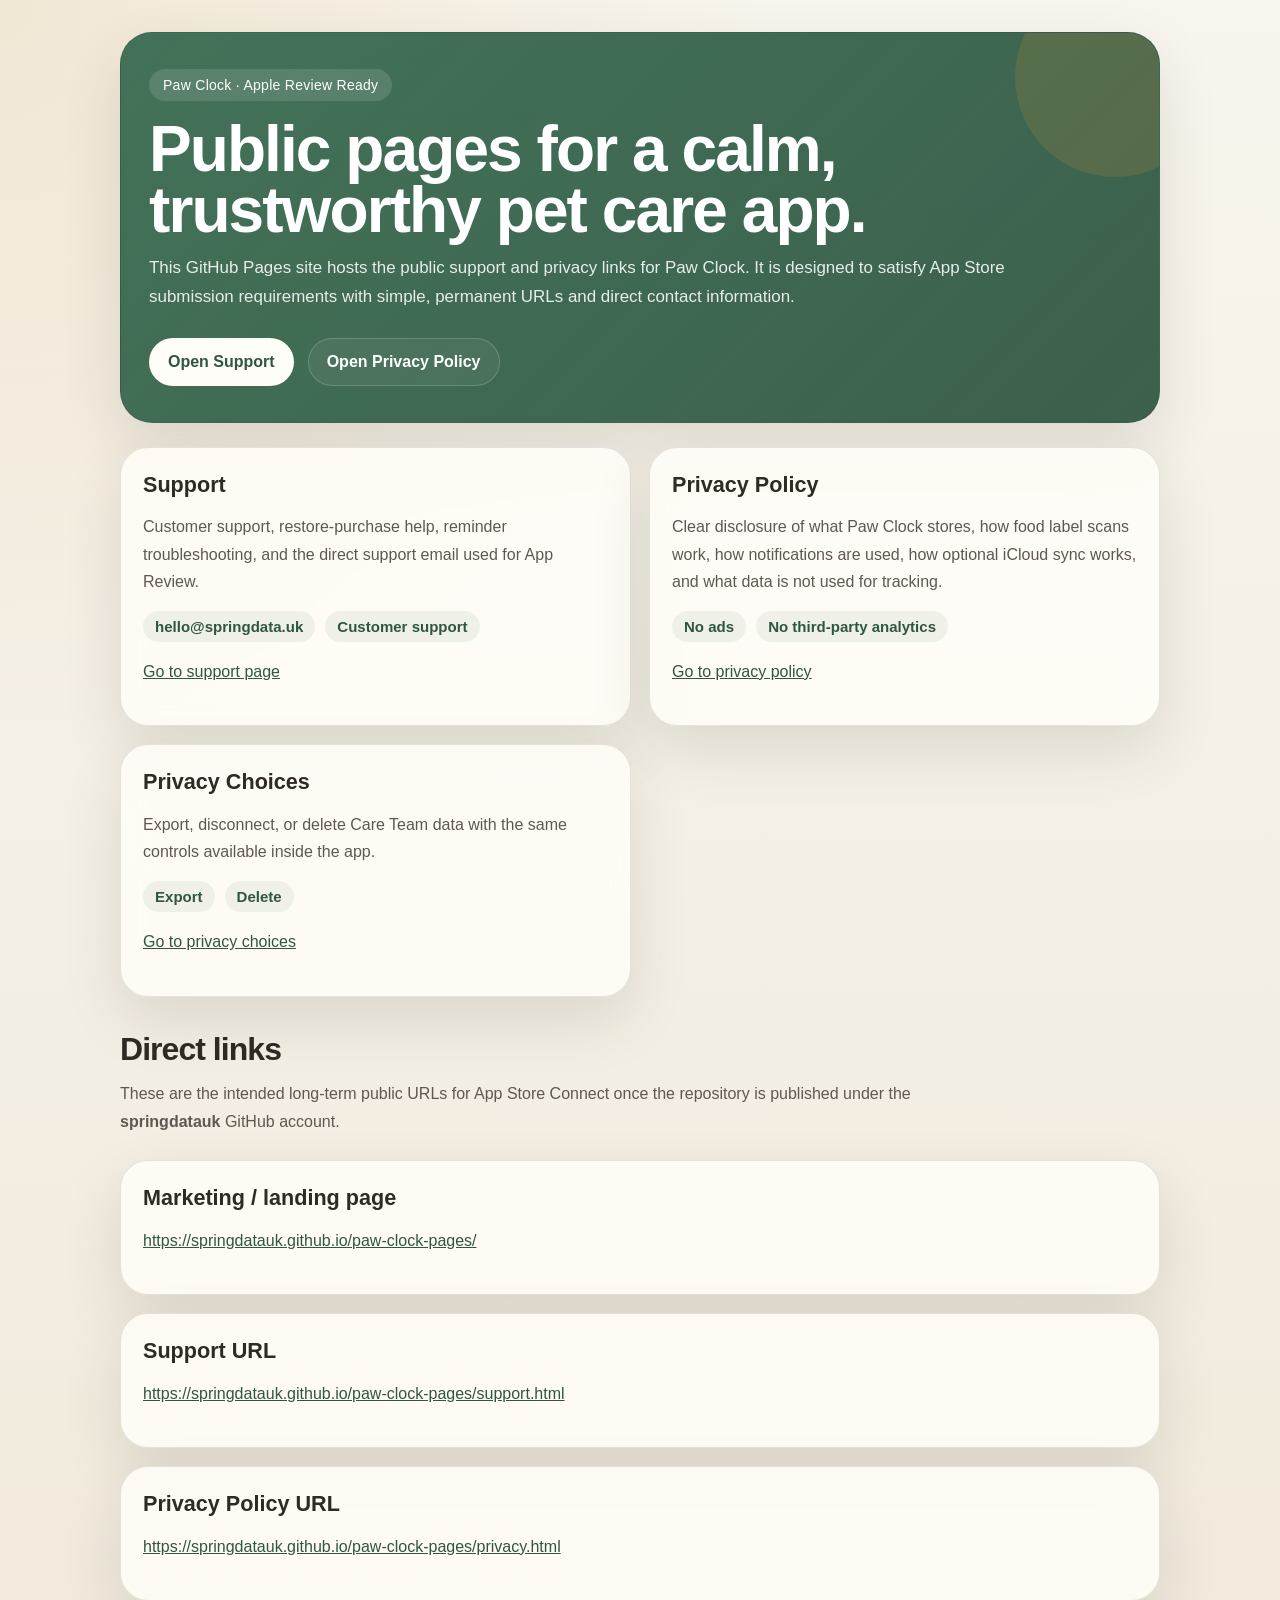
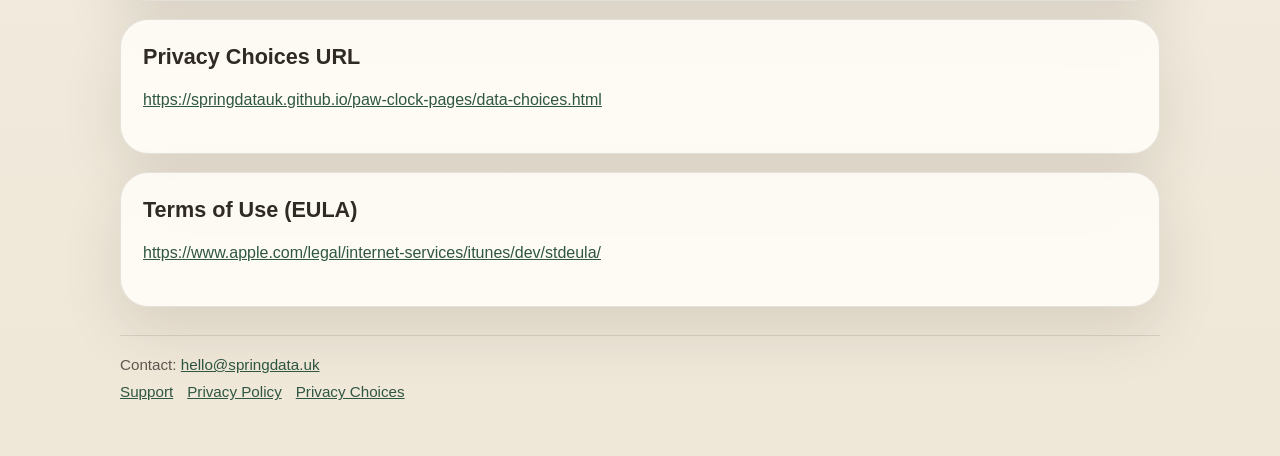
<file: index.html>
<!doctype html>
<html lang="en">
<head>
  <meta charset="utf-8">
  <meta name="viewport" content="width=device-width, initial-scale=1">
  <title>Paw Clock Public Pages</title>
  <meta name="description" content="Public support and privacy pages for Paw Clock.">
  <link rel="stylesheet" href="styles.css">
</head>
<body>
  <main class="shell">
    <section class="hero">
      <div class="hero-kicker">Paw Clock · Apple Review Ready</div>
      <h1>Public pages for a calm, trustworthy pet care app.</h1>
      <p>
        This GitHub Pages site hosts the public support and privacy links for Paw Clock.
        It is designed to satisfy App Store submission requirements with simple, permanent URLs
        and direct contact information.
      </p>
      <div class="hero-links">
        <a class="button button-primary" href="support.html">Open Support</a>
        <a class="button button-secondary" href="privacy.html">Open Privacy Policy</a>
      </div>
    </section>

    <section class="grid two-up">
      <article class="card">
        <h2>Support</h2>
        <p>
          Customer support, restore-purchase help, reminder troubleshooting, and the direct support
          email used for App Review.
        </p>
        <div class="meta">
          <span class="pill">hello@springdata.uk</span>
          <span class="pill">Customer support</span>
        </div>
        <p><a href="support.html">Go to support page</a></p>
      </article>

      <article class="card">
        <h2>Privacy Policy</h2>
        <p>
          Clear disclosure of what Paw Clock stores, how food label scans work, how notifications are
          used, how optional iCloud sync works, and what data is not used for tracking.
        </p>
        <div class="meta">
          <span class="pill">No ads</span>
          <span class="pill">No third-party analytics</span>
        </div>
        <p><a href="privacy.html">Go to privacy policy</a></p>
      </article>

      <article class="card">
        <h2>Privacy Choices</h2>
        <p>
          Export, disconnect, or delete Care Team data with the same controls available inside the
          app.
        </p>
        <div class="meta">
          <span class="pill">Export</span>
          <span class="pill">Delete</span>
        </div>
        <p><a href="data-choices.html">Go to privacy choices</a></p>
      </article>
    </section>

    <h2 class="section-title">Direct links</h2>
    <p class="section-copy">
      These are the intended long-term public URLs for App Store Connect once the repository is
      published under the <strong>springdatauk</strong> GitHub account.
    </p>
    <section class="grid">
      <article class="card">
        <h3>Marketing / landing page</h3>
        <p><a href="https://springdatauk.github.io/paw-clock-pages/">https://springdatauk.github.io/paw-clock-pages/</a></p>
      </article>
      <article class="card">
        <h3>Support URL</h3>
        <p><a href="https://springdatauk.github.io/paw-clock-pages/support.html">https://springdatauk.github.io/paw-clock-pages/support.html</a></p>
      </article>
      <article class="card">
        <h3>Privacy Policy URL</h3>
        <p><a href="https://springdatauk.github.io/paw-clock-pages/privacy.html">https://springdatauk.github.io/paw-clock-pages/privacy.html</a></p>
      </article>
      <article class="card">
        <h3>Privacy Choices URL</h3>
        <p><a href="https://springdatauk.github.io/paw-clock-pages/data-choices.html">https://springdatauk.github.io/paw-clock-pages/data-choices.html</a></p>
      </article>
      <article class="card">
        <h3>Terms of Use (EULA)</h3>
        <p><a href="https://www.apple.com/legal/internet-services/itunes/dev/stdeula/">https://www.apple.com/legal/internet-services/itunes/dev/stdeula/</a></p>
      </article>
    </section>

    <footer class="footer">
      <div>Contact: <a href="mailto:hello@springdata.uk">hello@springdata.uk</a></div>
      <div class="footer-links">
        <a href="support.html">Support</a>
        <a href="privacy.html">Privacy Policy</a>
        <a href="data-choices.html">Privacy Choices</a>
      </div>
    </footer>
  </main>
</body>
</html>
</file>
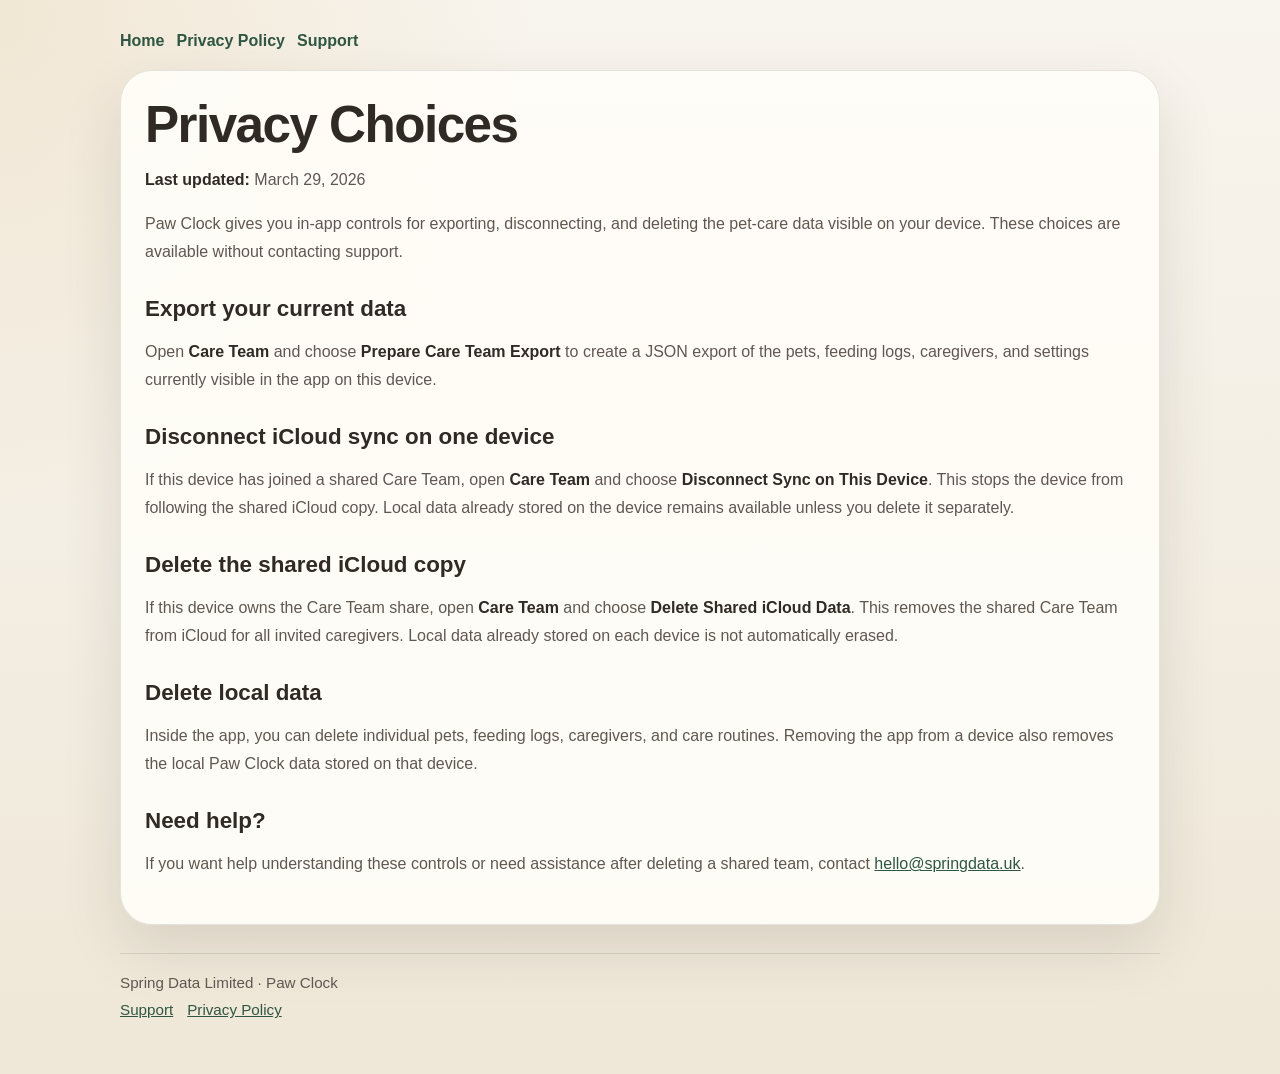
<file: data-choices.html>
<!doctype html>
<html lang="en">
<head>
  <meta charset="utf-8">
  <meta name="viewport" content="width=device-width, initial-scale=1">
  <title>Paw Clock Privacy Choices</title>
  <meta name="description" content="Privacy choices and data controls for Paw Clock.">
  <link rel="stylesheet" href="styles.css">
</head>
<body>
  <main class="shell">
    <nav class="page-nav">
      <a href="index.html">Home</a>
      <a href="privacy.html">Privacy Policy</a>
      <a href="support.html">Support</a>
    </nav>

    <article class="article">
      <h1>Privacy Choices</h1>
      <p><strong>Last updated:</strong> March 29, 2026</p>
      <p>
        Paw Clock gives you in-app controls for exporting, disconnecting, and deleting the pet-care
        data visible on your device. These choices are available without contacting support.
      </p>

      <h2>Export your current data</h2>
      <p>
        Open <strong>Care Team</strong> and choose <strong>Prepare Care Team Export</strong> to create
        a JSON export of the pets, feeding logs, caregivers, and settings currently visible in the
        app on this device.
      </p>

      <h2>Disconnect iCloud sync on one device</h2>
      <p>
        If this device has joined a shared Care Team, open <strong>Care Team</strong> and choose
        <strong>Disconnect Sync on This Device</strong>. This stops the device from following the
        shared iCloud copy. Local data already stored on the device remains available unless you
        delete it separately.
      </p>

      <h2>Delete the shared iCloud copy</h2>
      <p>
        If this device owns the Care Team share, open <strong>Care Team</strong> and choose
        <strong>Delete Shared iCloud Data</strong>. This removes the shared Care Team from iCloud for
        all invited caregivers. Local data already stored on each device is not automatically erased.
      </p>

      <h2>Delete local data</h2>
      <p>
        Inside the app, you can delete individual pets, feeding logs, caregivers, and care routines.
        Removing the app from a device also removes the local Paw Clock data stored on that device.
      </p>

      <h2>Need help?</h2>
      <p>
        If you want help understanding these controls or need assistance after deleting a shared
        team, contact <a href="mailto:hello@springdata.uk">hello@springdata.uk</a>.
      </p>
    </article>

    <footer class="footer">
      <div>Spring Data Limited · Paw Clock</div>
      <div class="footer-links">
        <a href="support.html">Support</a>
        <a href="privacy.html">Privacy Policy</a>
      </div>
    </footer>
  </main>
</body>
</html>
</file>
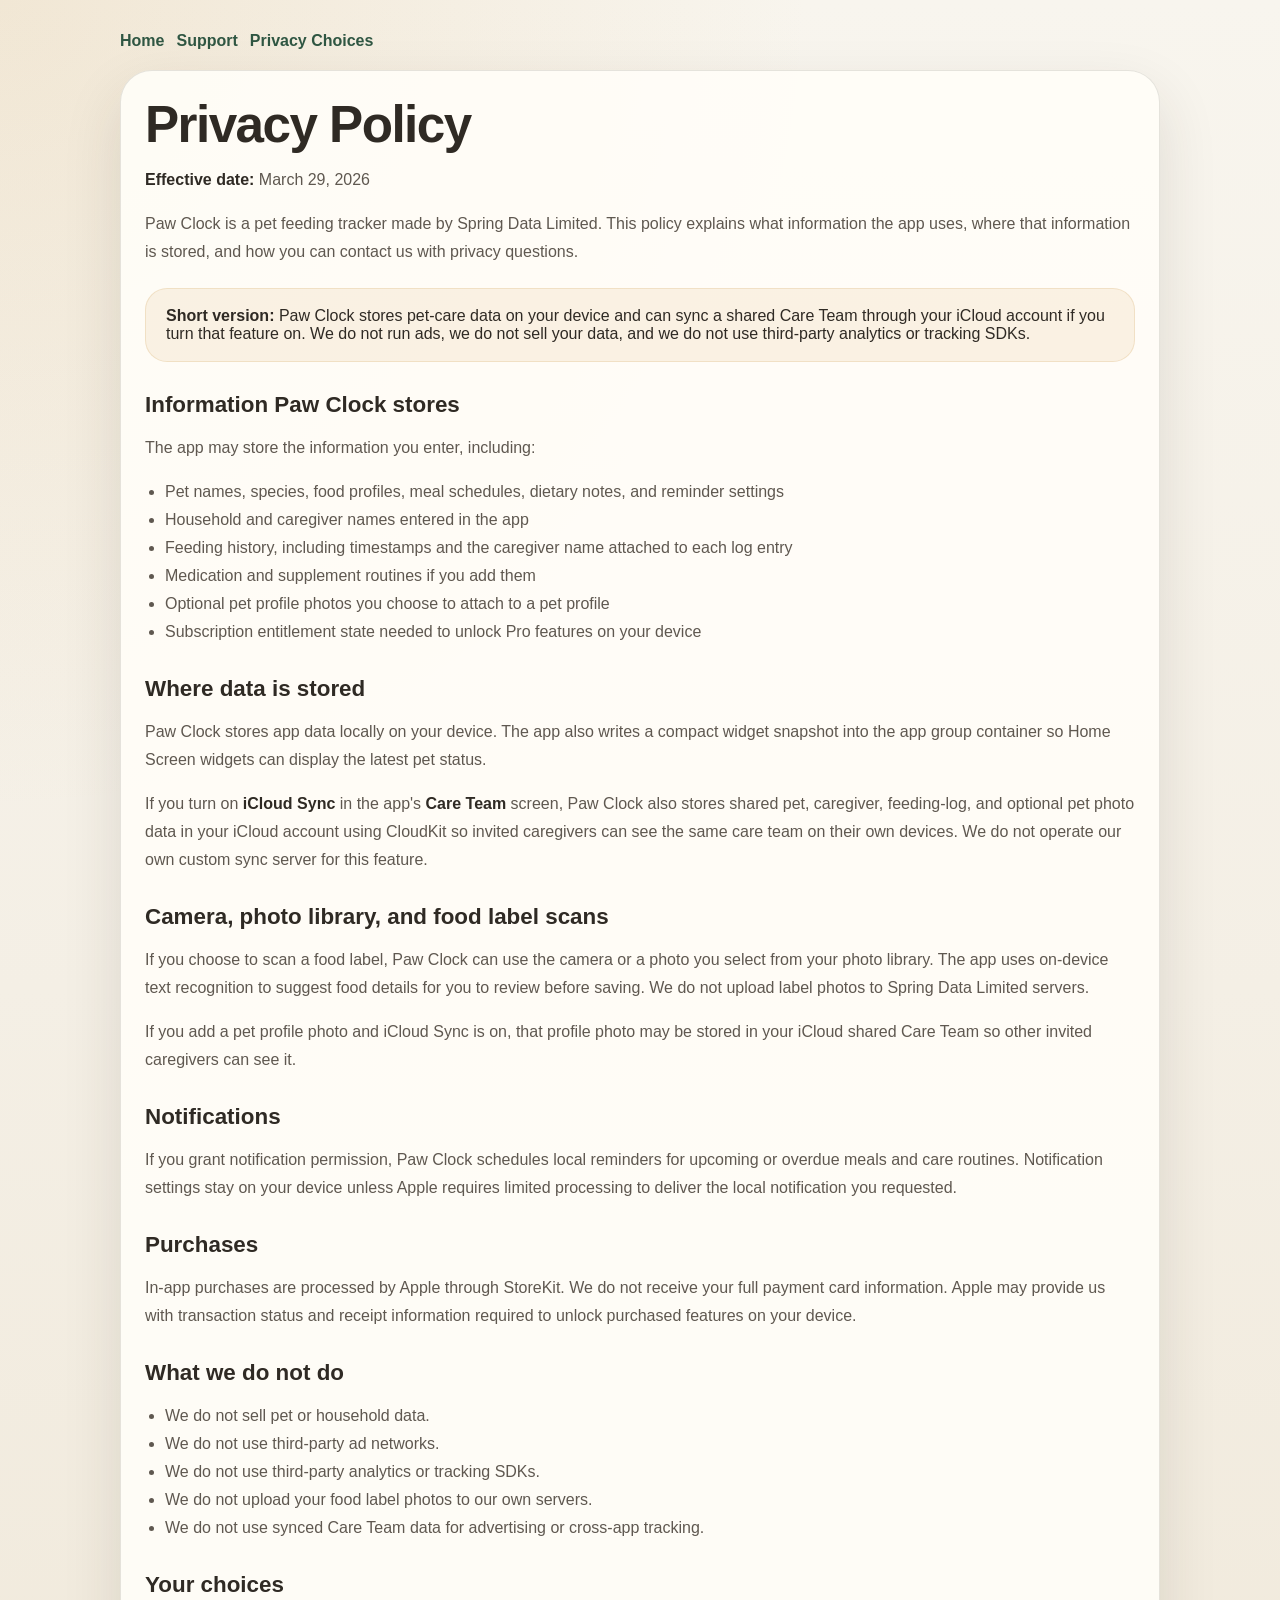
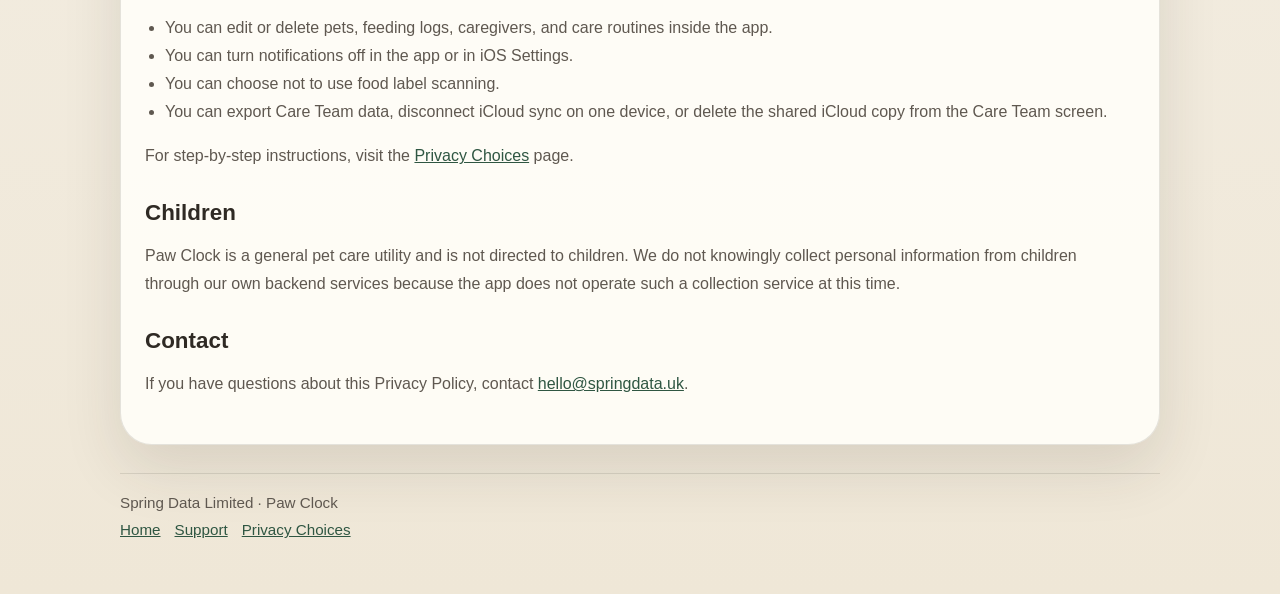
<file: privacy.html>
<!doctype html>
<html lang="en">
<head>
  <meta charset="utf-8">
  <meta name="viewport" content="width=device-width, initial-scale=1">
  <title>Paw Clock Privacy Policy</title>
  <meta name="description" content="Privacy Policy for Paw Clock.">
  <link rel="stylesheet" href="styles.css">
</head>
<body>
  <main class="shell">
    <nav class="page-nav">
      <a href="index.html">Home</a>
      <a href="support.html">Support</a>
      <a href="data-choices.html">Privacy Choices</a>
    </nav>

    <article class="article">
      <h1>Privacy Policy</h1>
      <p><strong>Effective date:</strong> March 29, 2026</p>
      <p>
        Paw Clock is a pet feeding tracker made by Spring Data Limited. This policy explains what
        information the app uses, where that information is stored, and how you can contact us with
        privacy questions.
      </p>

      <div class="legal">
        <strong>Short version:</strong> Paw Clock stores pet-care data on your device and can sync a
        shared Care Team through your iCloud account if you turn that feature on. We do not run ads,
        we do not sell your data, and we do not use third-party analytics or tracking SDKs.
      </div>

      <h2>Information Paw Clock stores</h2>
      <p>The app may store the information you enter, including:</p>
      <ul>
        <li>Pet names, species, food profiles, meal schedules, dietary notes, and reminder settings</li>
        <li>Household and caregiver names entered in the app</li>
        <li>Feeding history, including timestamps and the caregiver name attached to each log entry</li>
        <li>Medication and supplement routines if you add them</li>
        <li>Optional pet profile photos you choose to attach to a pet profile</li>
        <li>Subscription entitlement state needed to unlock Pro features on your device</li>
      </ul>

      <h2>Where data is stored</h2>
      <p>
        Paw Clock stores app data locally on your device. The app also writes a compact widget
        snapshot into the app group container so Home Screen widgets can display the latest pet
        status.
      </p>
      <p>
        If you turn on <strong>iCloud Sync</strong> in the app's <strong>Care Team</strong> screen,
        Paw Clock also stores shared pet, caregiver, feeding-log, and optional pet photo data in
        your iCloud account using CloudKit so invited caregivers can see the same care team on their
        own devices. We do not operate our own custom sync server for this feature.
      </p>

      <h2>Camera, photo library, and food label scans</h2>
      <p>
        If you choose to scan a food label, Paw Clock can use the camera or a photo you select from
        your photo library. The app uses on-device text recognition to suggest food details for you
        to review before saving. We do not upload label photos to Spring Data Limited servers.
      </p>
      <p>
        If you add a pet profile photo and iCloud Sync is on, that profile photo may be stored in
        your iCloud shared Care Team so other invited caregivers can see it.
      </p>

      <h2>Notifications</h2>
      <p>
        If you grant notification permission, Paw Clock schedules local reminders for upcoming or
        overdue meals and care routines. Notification settings stay on your device unless Apple
        requires limited processing to deliver the local notification you requested.
      </p>

      <h2>Purchases</h2>
      <p>
        In-app purchases are processed by Apple through StoreKit. We do not receive your full payment
        card information. Apple may provide us with transaction status and receipt information required
        to unlock purchased features on your device.
      </p>

      <h2>What we do not do</h2>
      <ul>
        <li>We do not sell pet or household data.</li>
        <li>We do not use third-party ad networks.</li>
        <li>We do not use third-party analytics or tracking SDKs.</li>
        <li>We do not upload your food label photos to our own servers.</li>
        <li>We do not use synced Care Team data for advertising or cross-app tracking.</li>
      </ul>

      <h2>Your choices</h2>
      <ul>
        <li>You can edit or delete pets, feeding logs, caregivers, and care routines inside the app.</li>
        <li>You can turn notifications off in the app or in iOS Settings.</li>
        <li>You can choose not to use food label scanning.</li>
        <li>You can export Care Team data, disconnect iCloud sync on one device, or delete the shared iCloud copy from the Care Team screen.</li>
      </ul>

      <p>
        For step-by-step instructions, visit the
        <a href="data-choices.html">Privacy Choices</a> page.
      </p>

      <h2>Children</h2>
      <p>
        Paw Clock is a general pet care utility and is not directed to children. We do not knowingly
        collect personal information from children through our own backend services because the app
        does not operate such a collection service at this time.
      </p>

      <h2>Contact</h2>
      <p>
        If you have questions about this Privacy Policy, contact
        <a href="mailto:hello@springdata.uk">hello@springdata.uk</a>.
      </p>
    </article>

    <footer class="footer">
      <div>Spring Data Limited · Paw Clock</div>
      <div class="footer-links">
        <a href="index.html">Home</a>
        <a href="support.html">Support</a>
        <a href="data-choices.html">Privacy Choices</a>
      </div>
    </footer>
  </main>
</body>
</html>
</file>
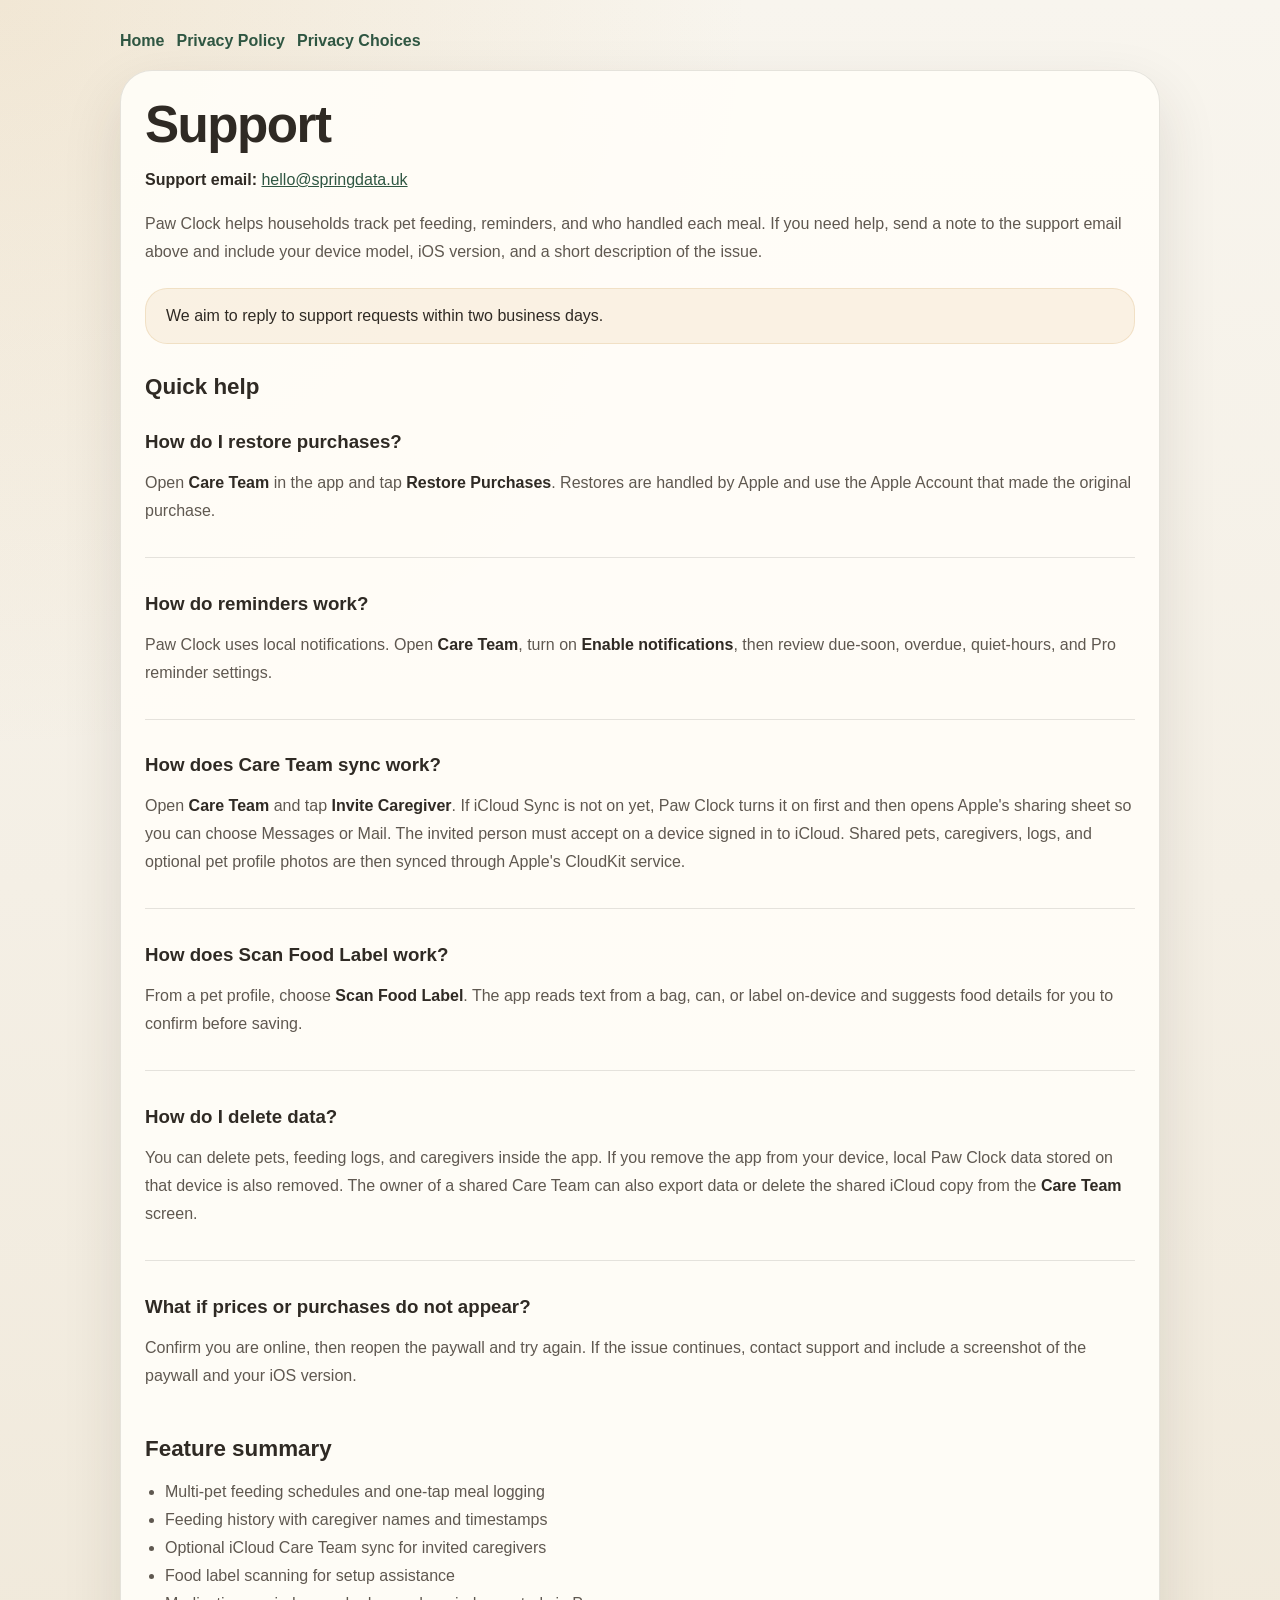
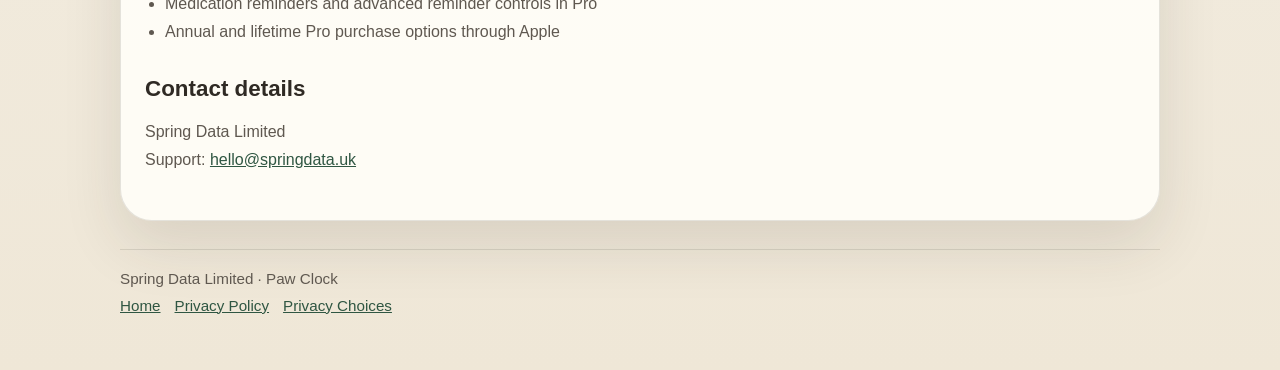
<file: support.html>
<!doctype html>
<html lang="en">
<head>
  <meta charset="utf-8">
  <meta name="viewport" content="width=device-width, initial-scale=1">
  <title>Paw Clock Support</title>
  <meta name="description" content="Support page for Paw Clock.">
  <link rel="stylesheet" href="styles.css">
</head>
<body>
  <main class="shell">
    <nav class="page-nav">
      <a href="index.html">Home</a>
      <a href="privacy.html">Privacy Policy</a>
      <a href="data-choices.html">Privacy Choices</a>
    </nav>

    <article class="article">
      <h1>Support</h1>
      <p><strong>Support email:</strong> <a href="mailto:hello@springdata.uk">hello@springdata.uk</a></p>
      <p>
        Paw Clock helps households track pet feeding, reminders, and who handled each meal. If you
        need help, send a note to the support email above and include your device model, iOS version,
        and a short description of the issue.
      </p>

      <div class="legal">
        We aim to reply to support requests within two business days.
      </div>

      <h2>Quick help</h2>
      <div class="faq">
        <section class="faq-item">
          <h3>How do I restore purchases?</h3>
          <p>
            Open <strong>Care Team</strong> in the app and tap <strong>Restore Purchases</strong>.
            Restores are handled by Apple and use the Apple Account that made the original purchase.
          </p>
        </section>

        <section class="faq-item">
          <h3>How do reminders work?</h3>
          <p>
            Paw Clock uses local notifications. Open <strong>Care Team</strong>, turn on
            <strong>Enable notifications</strong>, then review due-soon, overdue, quiet-hours, and
            Pro reminder settings.
          </p>
        </section>

        <section class="faq-item">
          <h3>How does Care Team sync work?</h3>
          <p>
            Open <strong>Care Team</strong> and tap <strong>Invite Caregiver</strong>. If iCloud Sync
            is not on yet, Paw Clock turns it on first and then opens Apple's sharing sheet so you
            can choose Messages or Mail. The invited person must accept on a device signed in to
            iCloud. Shared pets, caregivers, logs, and optional pet profile photos are then synced
            through Apple's CloudKit service.
          </p>
        </section>

        <section class="faq-item">
          <h3>How does Scan Food Label work?</h3>
          <p>
            From a pet profile, choose <strong>Scan Food Label</strong>. The app reads text from a bag,
            can, or label on-device and suggests food details for you to confirm before saving.
          </p>
        </section>

        <section class="faq-item">
          <h3>How do I delete data?</h3>
          <p>
            You can delete pets, feeding logs, and caregivers inside the app. If you remove the
            app from your device, local Paw Clock data stored on that device is also removed. The
            owner of a shared Care Team can also export data or delete the shared iCloud copy from
            the <strong>Care Team</strong> screen.
          </p>
        </section>

        <section class="faq-item">
          <h3>What if prices or purchases do not appear?</h3>
          <p>
            Confirm you are online, then reopen the paywall and try again. If the issue continues,
            contact support and include a screenshot of the paywall and your iOS version.
          </p>
        </section>
      </div>

      <h2>Feature summary</h2>
      <ul>
        <li>Multi-pet feeding schedules and one-tap meal logging</li>
        <li>Feeding history with caregiver names and timestamps</li>
        <li>Optional iCloud Care Team sync for invited caregivers</li>
        <li>Food label scanning for setup assistance</li>
        <li>Medication reminders and advanced reminder controls in Pro</li>
        <li>Annual and lifetime Pro purchase options through Apple</li>
      </ul>

      <h2>Contact details</h2>
      <p>
        Spring Data Limited<br>
        Support: <a href="mailto:hello@springdata.uk">hello@springdata.uk</a>
      </p>
    </article>

    <footer class="footer">
      <div>Spring Data Limited · Paw Clock</div>
      <div class="footer-links">
        <a href="index.html">Home</a>
        <a href="privacy.html">Privacy Policy</a>
        <a href="data-choices.html">Privacy Choices</a>
      </div>
    </footer>
  </main>
</body>
</html>
</file>
<file: styles.css>
:root {
  --cream: #f7f1e6;
  --paper: #fffdf8;
  --moss: #3f6f56;
  --moss-strong: #2f5642;
  --bark: #2f2a24;
  --bark-soft: #5f5850;
  --honey: #c8923b;
  --line: rgba(47, 42, 36, 0.12);
  --shadow: 0 24px 60px rgba(47, 42, 36, 0.12);
}

* {
  box-sizing: border-box;
}

html {
  scroll-behavior: smooth;
}

body {
  margin: 0;
  font-family: "Avenir Next", "SF Pro Display", "Segoe UI", sans-serif;
  color: var(--bark);
  background:
    radial-gradient(circle at top left, rgba(200, 146, 59, 0.14), transparent 32%),
    linear-gradient(180deg, #f8f5ee 0%, #f4efe5 45%, #efe7d7 100%);
}

a {
  color: var(--moss-strong);
}

.shell {
  width: min(100%, 1080px);
  margin: 0 auto;
  padding: 32px 20px 56px;
}

.hero {
  position: relative;
  overflow: hidden;
  border: 1px solid var(--line);
  border-radius: 32px;
  background:
    linear-gradient(135deg, rgba(63, 111, 86, 0.98), rgba(47, 86, 66, 0.94)),
    linear-gradient(180deg, rgba(255, 255, 255, 0.08), transparent);
  color: white;
  box-shadow: var(--shadow);
  padding: 36px 28px;
}

.hero::after {
  content: "";
  position: absolute;
  right: -56px;
  top: -56px;
  width: 200px;
  height: 200px;
  border-radius: 999px;
  background: rgba(200, 146, 59, 0.18);
}

.hero-kicker {
  display: inline-flex;
  align-items: center;
  gap: 10px;
  padding: 8px 14px;
  border-radius: 999px;
  background: rgba(255, 255, 255, 0.12);
  font-size: 14px;
  letter-spacing: 0.02em;
}

.hero h1 {
  margin: 18px 0 12px;
  font-size: clamp(2.5rem, 5vw, 4.5rem);
  line-height: 0.96;
  letter-spacing: -0.03em;
}

.hero p {
  max-width: 56rem;
  margin: 0;
  font-size: 1.06rem;
  line-height: 1.7;
  color: rgba(255, 255, 255, 0.88);
}

.hero-links {
  display: flex;
  flex-wrap: wrap;
  gap: 14px;
  margin-top: 26px;
}

.button {
  display: inline-flex;
  align-items: center;
  justify-content: center;
  gap: 10px;
  min-height: 48px;
  padding: 12px 18px;
  border: 1px solid transparent;
  border-radius: 999px;
  text-decoration: none;
  font-weight: 700;
}

.button-primary {
  background: var(--paper);
  color: var(--moss-strong);
}

.button-secondary {
  border-color: rgba(255, 255, 255, 0.18);
  background: rgba(255, 255, 255, 0.06);
  color: white;
}

.grid {
  display: grid;
  gap: 18px;
  margin-top: 24px;
}

.grid.two-up {
  grid-template-columns: repeat(2, minmax(0, 1fr));
}

.card {
  border: 1px solid var(--line);
  border-radius: 28px;
  background: rgba(255, 253, 248, 0.88);
  box-shadow: var(--shadow);
  padding: 24px 22px;
  backdrop-filter: blur(16px);
}

.card h2,
.card h3 {
  margin: 0 0 12px;
  font-size: 1.35rem;
  line-height: 1.2;
}

.card p,
.card li {
  color: var(--bark-soft);
  line-height: 1.7;
}

.meta {
  display: flex;
  flex-wrap: wrap;
  gap: 10px;
  margin-top: 10px;
}

.pill {
  display: inline-flex;
  align-items: center;
  padding: 7px 12px;
  border-radius: 999px;
  background: rgba(63, 111, 86, 0.08);
  color: var(--moss-strong);
  font-weight: 600;
  font-size: 0.94rem;
}

.section-title {
  margin: 34px 0 12px;
  font-size: 2rem;
  letter-spacing: -0.03em;
}

.section-copy {
  margin: 0;
  max-width: 54rem;
  color: var(--bark-soft);
  line-height: 1.75;
}

.faq {
  display: grid;
  gap: 16px;
}

.faq-item {
  border-top: 1px solid var(--line);
  padding-top: 16px;
}

.faq-item:first-child {
  border-top: 0;
  padding-top: 0;
}

.faq-item h3 {
  margin-bottom: 6px;
}

.legal {
  margin-top: 22px;
  padding: 18px 20px;
  border-radius: 22px;
  background: rgba(200, 146, 59, 0.1);
  border: 1px solid rgba(200, 146, 59, 0.18);
}

.footer {
  margin-top: 28px;
  padding-top: 20px;
  border-top: 1px solid var(--line);
  color: var(--bark-soft);
  font-size: 0.95rem;
}

.footer-links {
  display: flex;
  flex-wrap: wrap;
  gap: 14px;
  margin-top: 10px;
}

.page-nav {
  display: flex;
  flex-wrap: wrap;
  gap: 12px;
  margin-bottom: 20px;
}

.page-nav a {
  text-decoration: none;
  font-weight: 700;
}

.article {
  border: 1px solid var(--line);
  border-radius: 32px;
  background: rgba(255, 253, 248, 0.92);
  box-shadow: var(--shadow);
  padding: 28px 24px 30px;
}

.article h1 {
  margin: 0 0 10px;
  font-size: clamp(2rem, 4vw, 3.4rem);
  line-height: 1;
  letter-spacing: -0.03em;
}

.article h2 {
  margin-top: 30px;
  margin-bottom: 12px;
  font-size: 1.4rem;
}

.article p,
.article li {
  line-height: 1.75;
  color: var(--bark-soft);
}

.article ul {
  padding-left: 20px;
}

.article strong {
  color: var(--bark);
}

@media (max-width: 760px) {
  .shell {
    padding: 20px 16px 44px;
  }

  .hero,
  .article,
  .card {
    border-radius: 24px;
  }

  .grid.two-up {
    grid-template-columns: 1fr;
  }

  .hero {
    padding: 28px 20px;
  }
}
</file>
